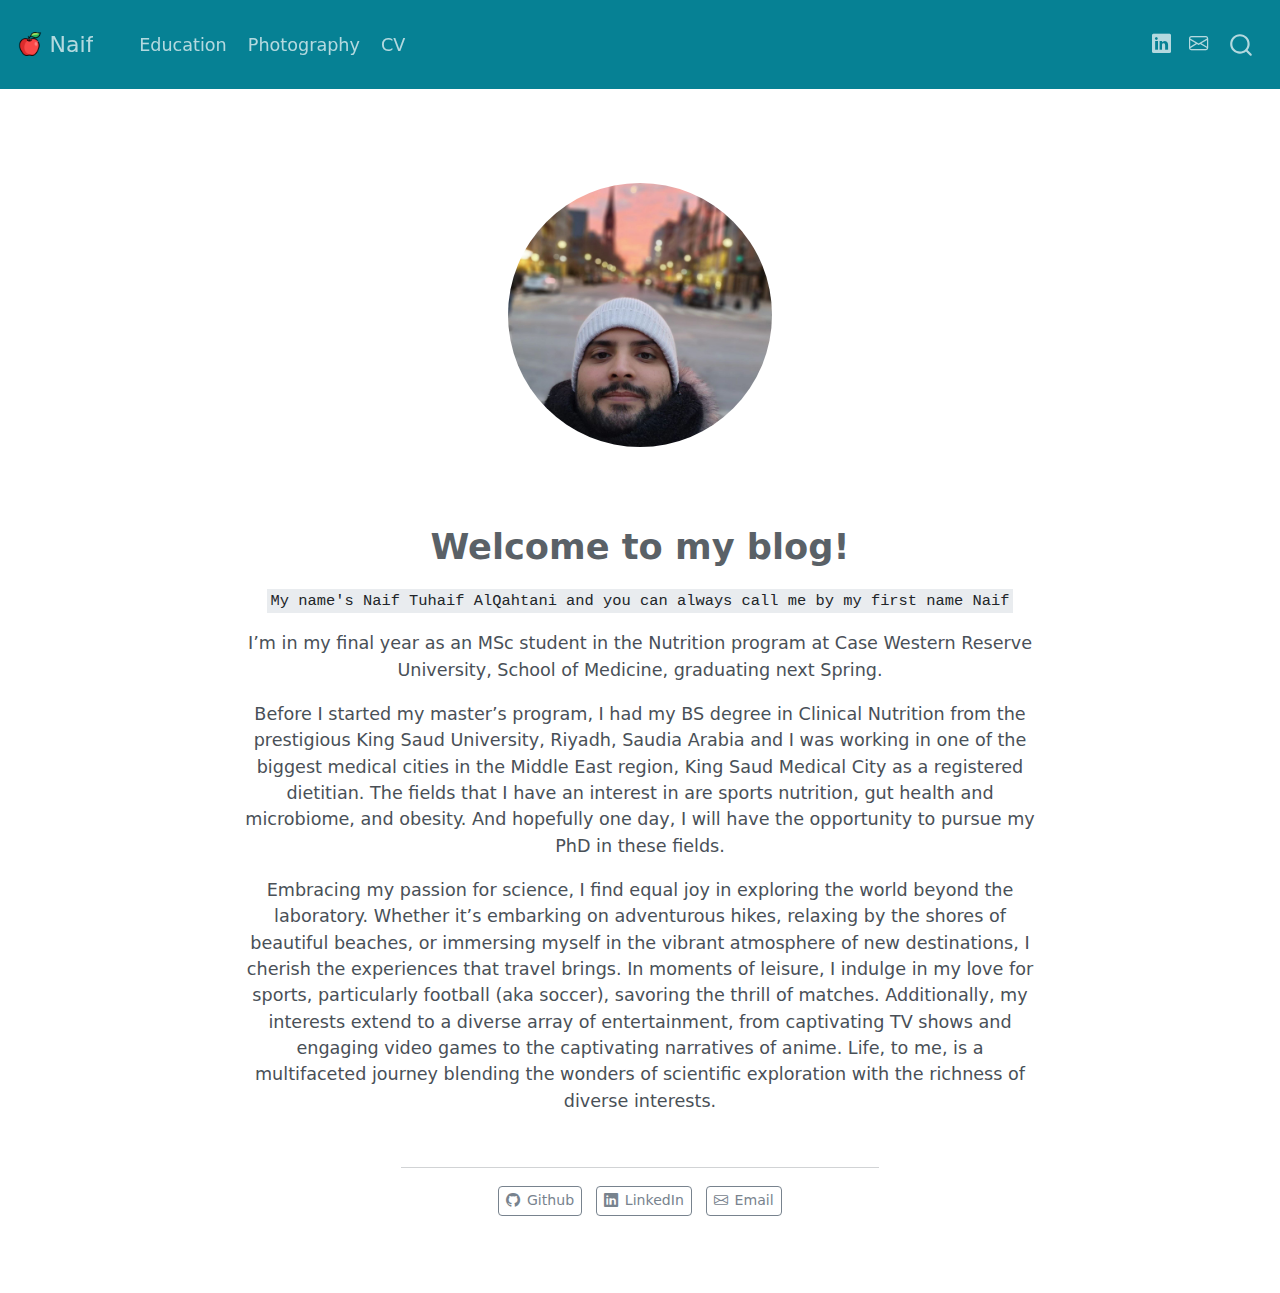
<file: docs/index.html>
<!DOCTYPE html>
<html xmlns="http://www.w3.org/1999/xhtml" lang="en" xml:lang="en"><head>

<meta charset="utf-8">
<meta name="generator" content="quarto-1.3.450">

<meta name="viewport" content="width=device-width, initial-scale=1.0, user-scalable=yes">


<title>Naif</title>
<style>
code{white-space: pre-wrap;}
span.smallcaps{font-variant: small-caps;}
div.columns{display: flex; gap: min(4vw, 1.5em);}
div.column{flex: auto; overflow-x: auto;}
div.hanging-indent{margin-left: 1.5em; text-indent: -1.5em;}
ul.task-list{list-style: none;}
ul.task-list li input[type="checkbox"] {
  width: 0.8em;
  margin: 0 0.8em 0.2em -1em; /* quarto-specific, see https://github.com/quarto-dev/quarto-cli/issues/4556 */ 
  vertical-align: middle;
}
</style>


<script src="site_libs/quarto-nav/quarto-nav.js"></script>
<script src="site_libs/clipboard/clipboard.min.js"></script>
<script src="site_libs/quarto-search/autocomplete.umd.js"></script>
<script src="site_libs/quarto-search/fuse.min.js"></script>
<script src="site_libs/quarto-search/quarto-search.js"></script>
<meta name="quarto:offset" content="./">
<link href="./img/apple.png" rel="icon" type="image/png">
<script src="site_libs/quarto-html/quarto.js"></script>
<script src="site_libs/quarto-html/popper.min.js"></script>
<script src="site_libs/quarto-html/tippy.umd.min.js"></script>
<link href="site_libs/quarto-html/tippy.css" rel="stylesheet">
<link href="site_libs/quarto-html/quarto-syntax-highlighting.css" rel="stylesheet" id="quarto-text-highlighting-styles">
<script src="site_libs/bootstrap/bootstrap.min.js"></script>
<link href="site_libs/bootstrap/bootstrap-icons.css" rel="stylesheet">
<link href="site_libs/bootstrap/bootstrap.min.css" rel="stylesheet" id="quarto-bootstrap" data-mode="light">
<script id="quarto-search-options" type="application/json">{
  "location": "navbar",
  "copy-button": false,
  "collapse-after": 3,
  "panel-placement": "end",
  "type": "overlay",
  "limit": 20,
  "language": {
    "search-no-results-text": "No results",
    "search-matching-documents-text": "matching documents",
    "search-copy-link-title": "Copy link to search",
    "search-hide-matches-text": "Hide additional matches",
    "search-more-match-text": "more match in this document",
    "search-more-matches-text": "more matches in this document",
    "search-clear-button-title": "Clear",
    "search-detached-cancel-button-title": "Cancel",
    "search-submit-button-title": "Submit",
    "search-label": "Search"
  }
}</script>


</head>

<body class="nav-fixed fullcontent">

<div id="quarto-search-results"></div>
  <header id="quarto-header" class="headroom fixed-top">
    <nav class="navbar navbar-expand-lg navbar-dark ">
      <div class="navbar-container container-fluid">
      <div class="navbar-brand-container">
    <a href="./index.html" class="navbar-brand navbar-brand-logo">
    <img src="./img/apple.png" alt="" class="navbar-logo">
    </a>
    <a class="navbar-brand" href="./index.html">
    <span class="navbar-title">Naif</span>
    </a>
  </div>
            <div id="quarto-search" class="" title="Search"></div>
          <button class="navbar-toggler" type="button" data-bs-toggle="collapse" data-bs-target="#navbarCollapse" aria-controls="navbarCollapse" aria-expanded="false" aria-label="Toggle navigation" onclick="if (window.quartoToggleHeadroom) { window.quartoToggleHeadroom(); }">
  <span class="navbar-toggler-icon"></span>
</button>
          <div class="collapse navbar-collapse" id="navbarCollapse">
            <ul class="navbar-nav navbar-nav-scroll me-auto">
  <li class="nav-item">
    <a class="nav-link" href="./Education/index.html" rel="" target="">
 <span class="menu-text">Education</span></a>
  </li>  
  <li class="nav-item">
    <a class="nav-link" href="./photography/index.html" rel="" target="">
 <span class="menu-text">Photography</span></a>
  </li>  
  <li class="nav-item">
    <a class="nav-link" href="./cv/index.html" rel="" target="">
 <span class="menu-text">CV</span></a>
  </li>  
</ul>
            <ul class="navbar-nav navbar-nav-scroll ms-auto">
  <li class="nav-item compact">
    <a class="nav-link" href="https://www.linkedin.com/in/naif-al-qahtani-10791617b/" rel="" target=""><i class="bi bi-linkedin" role="img">
</i> 
 <span class="menu-text"></span></a>
  </li>  
  <li class="nav-item compact">
    <a class="nav-link" href="./Dt.Naif@gmail.com" rel="" target=""><i class="bi bi-envelope" role="img" aria-label="email">
</i> 
 <span class="menu-text"></span></a>
  </li>  
</ul>
            <div class="quarto-navbar-tools">
</div>
          </div> <!-- /navcollapse -->
      </div> <!-- /container-fluid -->
    </nav>
</header>
<!-- content -->
<div id="quarto-content" class="quarto-container page-columns page-rows-contents page-layout-article page-navbar">
<!-- sidebar -->
<!-- margin-sidebar -->
    
<!-- main -->
<div class="quarto-about-jolla">
  <img src="img/my_image.jpg" class="about-image
  round " style="height: 15em; width: 15em;">
 <main class="content" id="quarto-document-content">
<section id="welcome-to-my-blog" class="level1">
<h1>Welcome to my blog!</h1>
<p><code>My name's Naif Tuhaif AlQahtani and you can always call me by my first name Naif</code></p>
<p>I’m in my final year as an MSc student in the Nutrition program at Case Western Reserve University, School of Medicine, graduating next Spring.</p>
<p>Before I started my master’s program, I had my BS degree in Clinical Nutrition from the prestigious King Saud University, Riyadh, Saudia Arabia and I was working in one of the biggest medical cities in the Middle East region, King Saud Medical City as a registered dietitian. The fields that I have an interest in are sports nutrition, gut health and microbiome, and obesity. And hopefully one day, I will have the opportunity to pursue my PhD in these fields.</p>
<p>Embracing my passion for science, I find equal joy in exploring the world beyond the laboratory. Whether it’s embarking on adventurous hikes, relaxing by the shores of beautiful beaches, or immersing myself in the vibrant atmosphere of new destinations, I cherish the experiences that travel brings. In moments of leisure, I indulge in my love for sports, particularly football (aka soccer), savoring the thrill of matches. Additionally, my interests extend to a diverse array of entertainment, from captivating TV shows and engaging video games to the captivating narratives of anime. Life, to me, is a multifaceted journey blending the wonders of scientific exploration with the richness of diverse interests.</p>


</section>
</main> 
  <hr class="about-sep">
   <div class="about-links">
  <a href="https://inaif94.github.io/AlQahtani/" class="about-link" rel="" target="">
    <i class="bi bi-github"></i>
     <span class="about-link-text">Github</span>
  </a>
  <a href="https://www.linkedin.com/in/naif-al-qahtani-10791617b/" class="about-link" rel="" target="">
    <i class="bi bi-linkedin"></i>
     <span class="about-link-text">LinkedIn</span>
  </a>
  <a href="/Dt.Naif@gmail.com" class="about-link" rel="" target="">
    <i class="bi bi-envelope"></i>
     <span class="about-link-text">Email</span>
  </a>
</div>
</div>
 <!-- /main -->
<script id="quarto-html-after-body" type="application/javascript">
window.document.addEventListener("DOMContentLoaded", function (event) {
  const toggleBodyColorMode = (bsSheetEl) => {
    const mode = bsSheetEl.getAttribute("data-mode");
    const bodyEl = window.document.querySelector("body");
    if (mode === "dark") {
      bodyEl.classList.add("quarto-dark");
      bodyEl.classList.remove("quarto-light");
    } else {
      bodyEl.classList.add("quarto-light");
      bodyEl.classList.remove("quarto-dark");
    }
  }
  const toggleBodyColorPrimary = () => {
    const bsSheetEl = window.document.querySelector("link#quarto-bootstrap");
    if (bsSheetEl) {
      toggleBodyColorMode(bsSheetEl);
    }
  }
  toggleBodyColorPrimary();  
  const isCodeAnnotation = (el) => {
    for (const clz of el.classList) {
      if (clz.startsWith('code-annotation-')) {                     
        return true;
      }
    }
    return false;
  }
  const clipboard = new window.ClipboardJS('.code-copy-button', {
    text: function(trigger) {
      const codeEl = trigger.previousElementSibling.cloneNode(true);
      for (const childEl of codeEl.children) {
        if (isCodeAnnotation(childEl)) {
          childEl.remove();
        }
      }
      return codeEl.innerText;
    }
  });
  clipboard.on('success', function(e) {
    // button target
    const button = e.trigger;
    // don't keep focus
    button.blur();
    // flash "checked"
    button.classList.add('code-copy-button-checked');
    var currentTitle = button.getAttribute("title");
    button.setAttribute("title", "Copied!");
    let tooltip;
    if (window.bootstrap) {
      button.setAttribute("data-bs-toggle", "tooltip");
      button.setAttribute("data-bs-placement", "left");
      button.setAttribute("data-bs-title", "Copied!");
      tooltip = new bootstrap.Tooltip(button, 
        { trigger: "manual", 
          customClass: "code-copy-button-tooltip",
          offset: [0, -8]});
      tooltip.show();    
    }
    setTimeout(function() {
      if (tooltip) {
        tooltip.hide();
        button.removeAttribute("data-bs-title");
        button.removeAttribute("data-bs-toggle");
        button.removeAttribute("data-bs-placement");
      }
      button.setAttribute("title", currentTitle);
      button.classList.remove('code-copy-button-checked');
    }, 1000);
    // clear code selection
    e.clearSelection();
  });
  function tippyHover(el, contentFn) {
    const config = {
      allowHTML: true,
      content: contentFn,
      maxWidth: 500,
      delay: 100,
      arrow: false,
      appendTo: function(el) {
          return el.parentElement;
      },
      interactive: true,
      interactiveBorder: 10,
      theme: 'quarto',
      placement: 'bottom-start'
    };
    window.tippy(el, config); 
  }
  const noterefs = window.document.querySelectorAll('a[role="doc-noteref"]');
  for (var i=0; i<noterefs.length; i++) {
    const ref = noterefs[i];
    tippyHover(ref, function() {
      // use id or data attribute instead here
      let href = ref.getAttribute('data-footnote-href') || ref.getAttribute('href');
      try { href = new URL(href).hash; } catch {}
      const id = href.replace(/^#\/?/, "");
      const note = window.document.getElementById(id);
      return note.innerHTML;
    });
  }
      let selectedAnnoteEl;
      const selectorForAnnotation = ( cell, annotation) => {
        let cellAttr = 'data-code-cell="' + cell + '"';
        let lineAttr = 'data-code-annotation="' +  annotation + '"';
        const selector = 'span[' + cellAttr + '][' + lineAttr + ']';
        return selector;
      }
      const selectCodeLines = (annoteEl) => {
        const doc = window.document;
        const targetCell = annoteEl.getAttribute("data-target-cell");
        const targetAnnotation = annoteEl.getAttribute("data-target-annotation");
        const annoteSpan = window.document.querySelector(selectorForAnnotation(targetCell, targetAnnotation));
        const lines = annoteSpan.getAttribute("data-code-lines").split(",");
        const lineIds = lines.map((line) => {
          return targetCell + "-" + line;
        })
        let top = null;
        let height = null;
        let parent = null;
        if (lineIds.length > 0) {
            //compute the position of the single el (top and bottom and make a div)
            const el = window.document.getElementById(lineIds[0]);
            top = el.offsetTop;
            height = el.offsetHeight;
            parent = el.parentElement.parentElement;
          if (lineIds.length > 1) {
            const lastEl = window.document.getElementById(lineIds[lineIds.length - 1]);
            const bottom = lastEl.offsetTop + lastEl.offsetHeight;
            height = bottom - top;
          }
          if (top !== null && height !== null && parent !== null) {
            // cook up a div (if necessary) and position it 
            let div = window.document.getElementById("code-annotation-line-highlight");
            if (div === null) {
              div = window.document.createElement("div");
              div.setAttribute("id", "code-annotation-line-highlight");
              div.style.position = 'absolute';
              parent.appendChild(div);
            }
            div.style.top = top - 2 + "px";
            div.style.height = height + 4 + "px";
            let gutterDiv = window.document.getElementById("code-annotation-line-highlight-gutter");
            if (gutterDiv === null) {
              gutterDiv = window.document.createElement("div");
              gutterDiv.setAttribute("id", "code-annotation-line-highlight-gutter");
              gutterDiv.style.position = 'absolute';
              const codeCell = window.document.getElementById(targetCell);
              const gutter = codeCell.querySelector('.code-annotation-gutter');
              gutter.appendChild(gutterDiv);
            }
            gutterDiv.style.top = top - 2 + "px";
            gutterDiv.style.height = height + 4 + "px";
          }
          selectedAnnoteEl = annoteEl;
        }
      };
      const unselectCodeLines = () => {
        const elementsIds = ["code-annotation-line-highlight", "code-annotation-line-highlight-gutter"];
        elementsIds.forEach((elId) => {
          const div = window.document.getElementById(elId);
          if (div) {
            div.remove();
          }
        });
        selectedAnnoteEl = undefined;
      };
      // Attach click handler to the DT
      const annoteDls = window.document.querySelectorAll('dt[data-target-cell]');
      for (const annoteDlNode of annoteDls) {
        annoteDlNode.addEventListener('click', (event) => {
          const clickedEl = event.target;
          if (clickedEl !== selectedAnnoteEl) {
            unselectCodeLines();
            const activeEl = window.document.querySelector('dt[data-target-cell].code-annotation-active');
            if (activeEl) {
              activeEl.classList.remove('code-annotation-active');
            }
            selectCodeLines(clickedEl);
            clickedEl.classList.add('code-annotation-active');
          } else {
            // Unselect the line
            unselectCodeLines();
            clickedEl.classList.remove('code-annotation-active');
          }
        });
      }
  const findCites = (el) => {
    const parentEl = el.parentElement;
    if (parentEl) {
      const cites = parentEl.dataset.cites;
      if (cites) {
        return {
          el,
          cites: cites.split(' ')
        };
      } else {
        return findCites(el.parentElement)
      }
    } else {
      return undefined;
    }
  };
  var bibliorefs = window.document.querySelectorAll('a[role="doc-biblioref"]');
  for (var i=0; i<bibliorefs.length; i++) {
    const ref = bibliorefs[i];
    const citeInfo = findCites(ref);
    if (citeInfo) {
      tippyHover(citeInfo.el, function() {
        var popup = window.document.createElement('div');
        citeInfo.cites.forEach(function(cite) {
          var citeDiv = window.document.createElement('div');
          citeDiv.classList.add('hanging-indent');
          citeDiv.classList.add('csl-entry');
          var biblioDiv = window.document.getElementById('ref-' + cite);
          if (biblioDiv) {
            citeDiv.innerHTML = biblioDiv.innerHTML;
          }
          popup.appendChild(citeDiv);
        });
        return popup.innerHTML;
      });
    }
  }
});
</script>
</div> <!-- /content -->



</body></html>
</file>
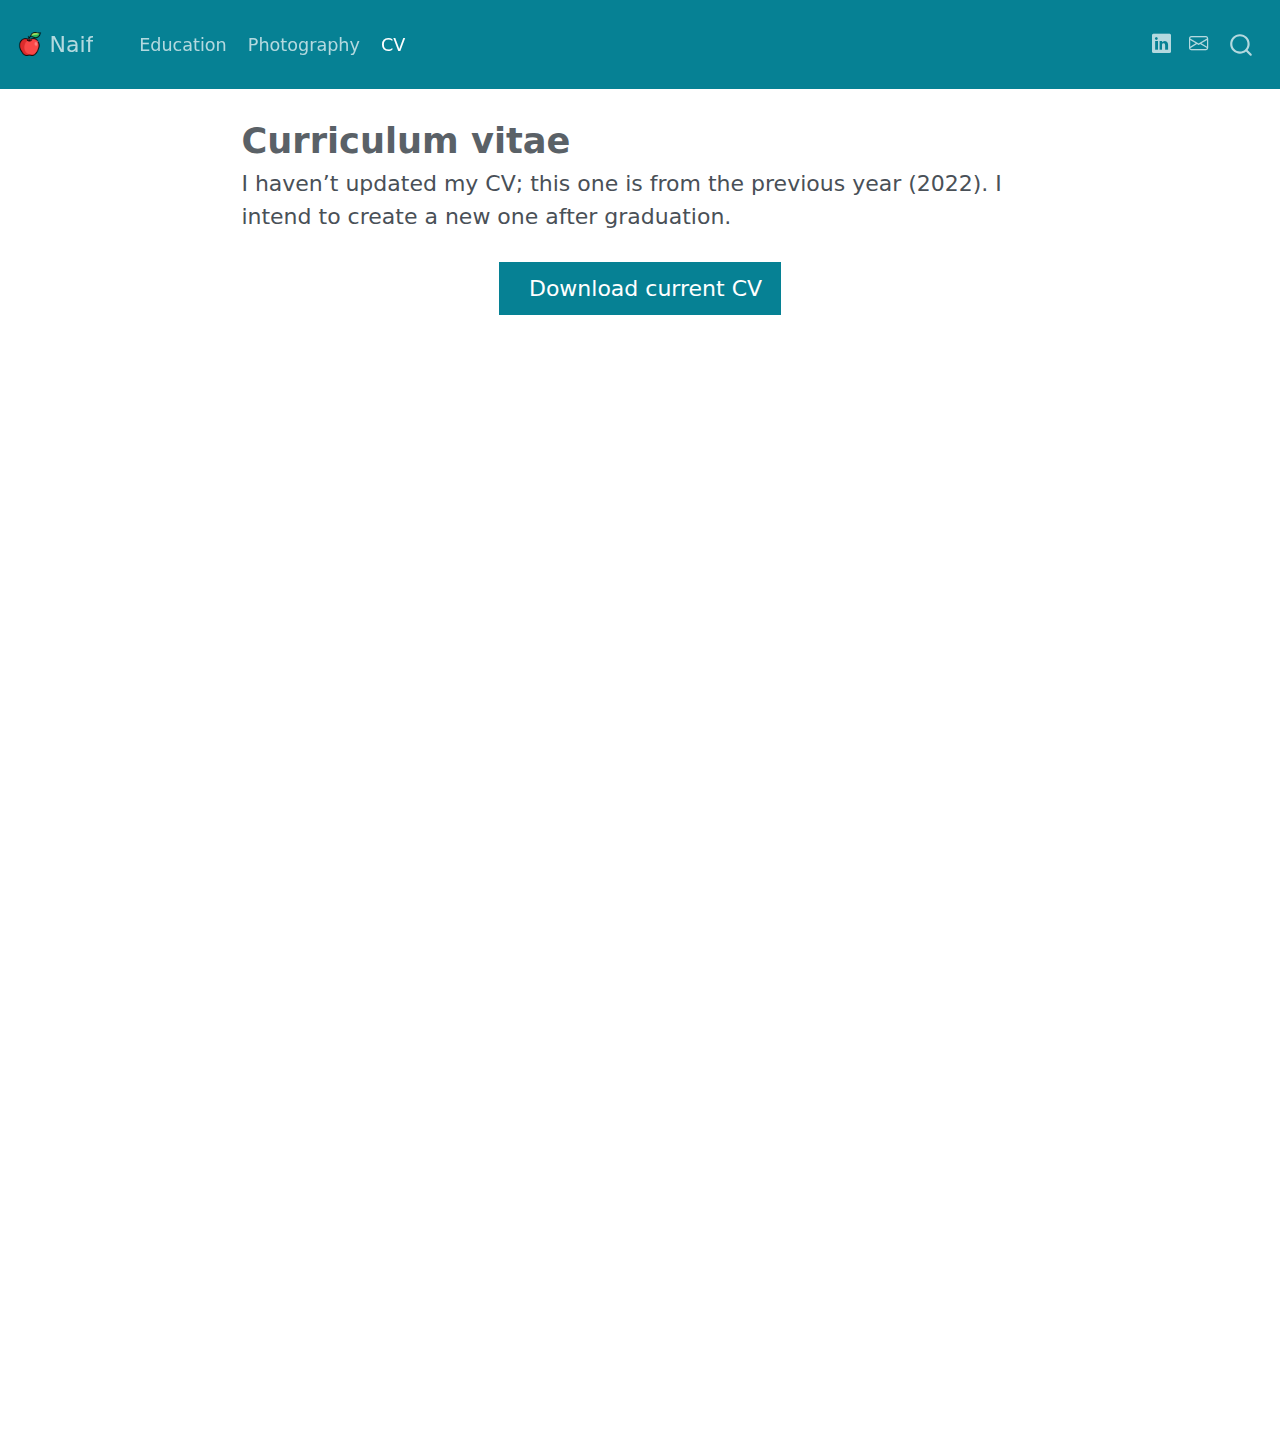
<file: docs/cv/index.html>
<!DOCTYPE html>
<html xmlns="http://www.w3.org/1999/xhtml" lang="en" xml:lang="en"><head>
<meta http-equiv="Content-Type" content="text/html; charset=UTF-8">
<meta charset="utf-8">
<meta name="generator" content="quarto-1.3.450">
<meta name="viewport" content="width=device-width, initial-scale=1.0, user-scalable=yes">
<title>Naif - Curriculum vitae</title>
<style>
code{white-space: pre-wrap;}
span.smallcaps{font-variant: small-caps;}
div.columns{display: flex; gap: min(4vw, 1.5em);}
div.column{flex: auto; overflow-x: auto;}
div.hanging-indent{margin-left: 1.5em; text-indent: -1.5em;}
ul.task-list{list-style: none;}
ul.task-list li input[type="checkbox"] {
  width: 0.8em;
  margin: 0 0.8em 0.2em -1em; /* quarto-specific, see https://github.com/quarto-dev/quarto-cli/issues/4556 */ 
  vertical-align: middle;
}
</style>

<script src="../site_libs/quarto-nav/quarto-nav.js"></script>
<script src="../site_libs/clipboard/clipboard.min.js"></script>
<script src="../site_libs/quarto-search/autocomplete.umd.js"></script>
<script src="../site_libs/quarto-search/fuse.min.js"></script>
<script src="../site_libs/quarto-search/quarto-search.js"></script>
<meta name="quarto:offset" content="../">
<link href="../img/apple.png" rel="icon" type="image/png">
<script src="../site_libs/quarto-html/quarto.js"></script>
<script src="../site_libs/quarto-html/popper.min.js"></script>
<script src="../site_libs/quarto-html/tippy.umd.min.js"></script>
<script src="../site_libs/quarto-html/anchor.min.js"></script>
<link href="../site_libs/quarto-html/tippy.css" rel="stylesheet">
<link href="../site_libs/quarto-html/quarto-syntax-highlighting.css" rel="stylesheet" id="quarto-text-highlighting-styles">
<script src="../site_libs/bootstrap/bootstrap.min.js"></script>
<link href="../site_libs/bootstrap/bootstrap-icons.css" rel="stylesheet">
<link href="../site_libs/bootstrap/bootstrap.min.css" rel="stylesheet" id="quarto-bootstrap" data-mode="light"><script id="quarto-search-options" type="application/json">{
  "location": "navbar",
  "copy-button": false,
  "collapse-after": 3,
  "panel-placement": "end",
  "type": "overlay",
  "limit": 20,
  "language": {
    "search-no-results-text": "No results",
    "search-matching-documents-text": "matching documents",
    "search-copy-link-title": "Copy link to search",
    "search-hide-matches-text": "Hide additional matches",
    "search-more-match-text": "more match in this document",
    "search-more-matches-text": "more matches in this document",
    "search-clear-button-title": "Clear",
    "search-detached-cancel-button-title": "Cancel",
    "search-submit-button-title": "Submit",
    "search-label": "Search"
  }
}</script>
</head>
<body class="nav-fixed fullcontent">

<div id="quarto-search-results"></div>
  <header id="quarto-header" class="headroom fixed-top"><nav class="navbar navbar-expand-lg navbar-dark "><div class="navbar-container container-fluid">
      <div class="navbar-brand-container">
    <a href="../index.html" class="navbar-brand navbar-brand-logo">
    <img src="../img/apple.png" alt="" class="navbar-logo"></a>
    <a class="navbar-brand" href="../index.html">
    <span class="navbar-title">Naif</span>
    </a>
  </div>
            <div id="quarto-search" class="" title="Search"></div>
          <button class="navbar-toggler" type="button" data-bs-toggle="collapse" data-bs-target="#navbarCollapse" aria-controls="navbarCollapse" aria-expanded="false" aria-label="Toggle navigation" onclick="if (window.quartoToggleHeadroom) { window.quartoToggleHeadroom(); }">
  <span class="navbar-toggler-icon"></span>
</button>
          <div class="collapse navbar-collapse" id="navbarCollapse">
            <ul class="navbar-nav navbar-nav-scroll me-auto">
<li class="nav-item">
    <a class="nav-link" href="../Education/index.html" rel="" target="">
 <span class="menu-text">Education</span></a>
  </li>  
  <li class="nav-item">
    <a class="nav-link" href="../photography/index.html" rel="" target="">
 <span class="menu-text">Photography</span></a>
  </li>  
  <li class="nav-item">
    <a class="nav-link active" href="../cv/index.html" rel="" target="" aria-current="page">
 <span class="menu-text">CV</span></a>
  </li>  
</ul>
<ul class="navbar-nav navbar-nav-scroll ms-auto">
<li class="nav-item compact">
    <a class="nav-link" href="https://www.linkedin.com/in/naif-al-qahtani-10791617b/" rel="" target=""><i class="bi bi-linkedin" role="img">
</i> 
 <span class="menu-text"></span></a>
  </li>  
  <li class="nav-item compact">
    <a class="nav-link" href="../Dt.Naif@gmail.com" rel="" target=""><i class="bi bi-envelope" role="img" aria-label="email">
</i> 
 <span class="menu-text"></span></a>
  </li>  
</ul>
<div class="quarto-navbar-tools">
</div>
          </div> <!-- /navcollapse -->
      </div> <!-- /container-fluid -->
    </nav></header><!-- content --><div id="quarto-content" class="quarto-container page-columns page-rows-contents page-layout-article page-navbar">
<!-- sidebar -->
<!-- margin-sidebar -->
    
<!-- main -->
<main class="content" id="quarto-document-content"><header id="title-block-header" class="quarto-title-block default"><div class="quarto-title">
<h1 class="title">Curriculum vitae</h1>
<p class="subtitle lead">I haven’t updated my CV; this one is from the previous year (2022). I intend to create a new one after graduation.</p>
</div>



<div class="quarto-title-meta">

    
  
    
  </div>
  

</header><div class="cell">
<style type="text/css">
.embed-container {
    position: relative;
    padding-bottom: 129%;
    height: 0;
    overflow: hidden;
    max-width: 100%;
}
.embed-container iframe,
.embed-container object,
.embed-container embed {
    position: absolute;
    top: 0;
    left: 0;
    width: 100%;
    height: 100%;
}
</style>
</div>
<p class="text-center">
  <a class="btn btn-primary btn-lg cv-download" href="cv.pdf" target="_blank">
    <i class="fa-solid fa-file-arrow-down"></i> Download current CV
  </a>
</p>
<div class="embed-container">
  <iframe src="cv.pdf#toolbar=0" style="border: 0.5px;width: 100%;"></iframe>
</div>



</main><!-- /main --><script id="quarto-html-after-body" type="application/javascript">
window.document.addEventListener("DOMContentLoaded", function (event) {
  const toggleBodyColorMode = (bsSheetEl) => {
    const mode = bsSheetEl.getAttribute("data-mode");
    const bodyEl = window.document.querySelector("body");
    if (mode === "dark") {
      bodyEl.classList.add("quarto-dark");
      bodyEl.classList.remove("quarto-light");
    } else {
      bodyEl.classList.add("quarto-light");
      bodyEl.classList.remove("quarto-dark");
    }
  }
  const toggleBodyColorPrimary = () => {
    const bsSheetEl = window.document.querySelector("link#quarto-bootstrap");
    if (bsSheetEl) {
      toggleBodyColorMode(bsSheetEl);
    }
  }
  toggleBodyColorPrimary();  
  const icon = "";
  const anchorJS = new window.AnchorJS();
  anchorJS.options = {
    placement: 'right',
    icon: icon
  };
  anchorJS.add('.anchored');
  const isCodeAnnotation = (el) => {
    for (const clz of el.classList) {
      if (clz.startsWith('code-annotation-')) {                     
        return true;
      }
    }
    return false;
  }
  const clipboard = new window.ClipboardJS('.code-copy-button', {
    text: function(trigger) {
      const codeEl = trigger.previousElementSibling.cloneNode(true);
      for (const childEl of codeEl.children) {
        if (isCodeAnnotation(childEl)) {
          childEl.remove();
        }
      }
      return codeEl.innerText;
    }
  });
  clipboard.on('success', function(e) {
    // button target
    const button = e.trigger;
    // don't keep focus
    button.blur();
    // flash "checked"
    button.classList.add('code-copy-button-checked');
    var currentTitle = button.getAttribute("title");
    button.setAttribute("title", "Copied!");
    let tooltip;
    if (window.bootstrap) {
      button.setAttribute("data-bs-toggle", "tooltip");
      button.setAttribute("data-bs-placement", "left");
      button.setAttribute("data-bs-title", "Copied!");
      tooltip = new bootstrap.Tooltip(button, 
        { trigger: "manual", 
          customClass: "code-copy-button-tooltip",
          offset: [0, -8]});
      tooltip.show();    
    }
    setTimeout(function() {
      if (tooltip) {
        tooltip.hide();
        button.removeAttribute("data-bs-title");
        button.removeAttribute("data-bs-toggle");
        button.removeAttribute("data-bs-placement");
      }
      button.setAttribute("title", currentTitle);
      button.classList.remove('code-copy-button-checked');
    }, 1000);
    // clear code selection
    e.clearSelection();
  });
  function tippyHover(el, contentFn) {
    const config = {
      allowHTML: true,
      content: contentFn,
      maxWidth: 500,
      delay: 100,
      arrow: false,
      appendTo: function(el) {
          return el.parentElement;
      },
      interactive: true,
      interactiveBorder: 10,
      theme: 'quarto',
      placement: 'bottom-start'
    };
    window.tippy(el, config); 
  }
  const noterefs = window.document.querySelectorAll('a[role="doc-noteref"]');
  for (var i=0; i<noterefs.length; i++) {
    const ref = noterefs[i];
    tippyHover(ref, function() {
      // use id or data attribute instead here
      let href = ref.getAttribute('data-footnote-href') || ref.getAttribute('href');
      try { href = new URL(href).hash; } catch {}
      const id = href.replace(/^#\/?/, "");
      const note = window.document.getElementById(id);
      return note.innerHTML;
    });
  }
      let selectedAnnoteEl;
      const selectorForAnnotation = ( cell, annotation) => {
        let cellAttr = 'data-code-cell="' + cell + '"';
        let lineAttr = 'data-code-annotation="' +  annotation + '"';
        const selector = 'span[' + cellAttr + '][' + lineAttr + ']';
        return selector;
      }
      const selectCodeLines = (annoteEl) => {
        const doc = window.document;
        const targetCell = annoteEl.getAttribute("data-target-cell");
        const targetAnnotation = annoteEl.getAttribute("data-target-annotation");
        const annoteSpan = window.document.querySelector(selectorForAnnotation(targetCell, targetAnnotation));
        const lines = annoteSpan.getAttribute("data-code-lines").split(",");
        const lineIds = lines.map((line) => {
          return targetCell + "-" + line;
        })
        let top = null;
        let height = null;
        let parent = null;
        if (lineIds.length > 0) {
            //compute the position of the single el (top and bottom and make a div)
            const el = window.document.getElementById(lineIds[0]);
            top = el.offsetTop;
            height = el.offsetHeight;
            parent = el.parentElement.parentElement;
          if (lineIds.length > 1) {
            const lastEl = window.document.getElementById(lineIds[lineIds.length - 1]);
            const bottom = lastEl.offsetTop + lastEl.offsetHeight;
            height = bottom - top;
          }
          if (top !== null && height !== null && parent !== null) {
            // cook up a div (if necessary) and position it 
            let div = window.document.getElementById("code-annotation-line-highlight");
            if (div === null) {
              div = window.document.createElement("div");
              div.setAttribute("id", "code-annotation-line-highlight");
              div.style.position = 'absolute';
              parent.appendChild(div);
            }
            div.style.top = top - 2 + "px";
            div.style.height = height + 4 + "px";
            let gutterDiv = window.document.getElementById("code-annotation-line-highlight-gutter");
            if (gutterDiv === null) {
              gutterDiv = window.document.createElement("div");
              gutterDiv.setAttribute("id", "code-annotation-line-highlight-gutter");
              gutterDiv.style.position = 'absolute';
              const codeCell = window.document.getElementById(targetCell);
              const gutter = codeCell.querySelector('.code-annotation-gutter');
              gutter.appendChild(gutterDiv);
            }
            gutterDiv.style.top = top - 2 + "px";
            gutterDiv.style.height = height + 4 + "px";
          }
          selectedAnnoteEl = annoteEl;
        }
      };
      const unselectCodeLines = () => {
        const elementsIds = ["code-annotation-line-highlight", "code-annotation-line-highlight-gutter"];
        elementsIds.forEach((elId) => {
          const div = window.document.getElementById(elId);
          if (div) {
            div.remove();
          }
        });
        selectedAnnoteEl = undefined;
      };
      // Attach click handler to the DT
      const annoteDls = window.document.querySelectorAll('dt[data-target-cell]');
      for (const annoteDlNode of annoteDls) {
        annoteDlNode.addEventListener('click', (event) => {
          const clickedEl = event.target;
          if (clickedEl !== selectedAnnoteEl) {
            unselectCodeLines();
            const activeEl = window.document.querySelector('dt[data-target-cell].code-annotation-active');
            if (activeEl) {
              activeEl.classList.remove('code-annotation-active');
            }
            selectCodeLines(clickedEl);
            clickedEl.classList.add('code-annotation-active');
          } else {
            // Unselect the line
            unselectCodeLines();
            clickedEl.classList.remove('code-annotation-active');
          }
        });
      }
  const findCites = (el) => {
    const parentEl = el.parentElement;
    if (parentEl) {
      const cites = parentEl.dataset.cites;
      if (cites) {
        return {
          el,
          cites: cites.split(' ')
        };
      } else {
        return findCites(el.parentElement)
      }
    } else {
      return undefined;
    }
  };
  var bibliorefs = window.document.querySelectorAll('a[role="doc-biblioref"]');
  for (var i=0; i<bibliorefs.length; i++) {
    const ref = bibliorefs[i];
    const citeInfo = findCites(ref);
    if (citeInfo) {
      tippyHover(citeInfo.el, function() {
        var popup = window.document.createElement('div');
        citeInfo.cites.forEach(function(cite) {
          var citeDiv = window.document.createElement('div');
          citeDiv.classList.add('hanging-indent');
          citeDiv.classList.add('csl-entry');
          var biblioDiv = window.document.getElementById('ref-' + cite);
          if (biblioDiv) {
            citeDiv.innerHTML = biblioDiv.innerHTML;
          }
          popup.appendChild(citeDiv);
        });
        return popup.innerHTML;
      });
    }
  }
});
</script>
</div> <!-- /content -->



</body></html>
</file>
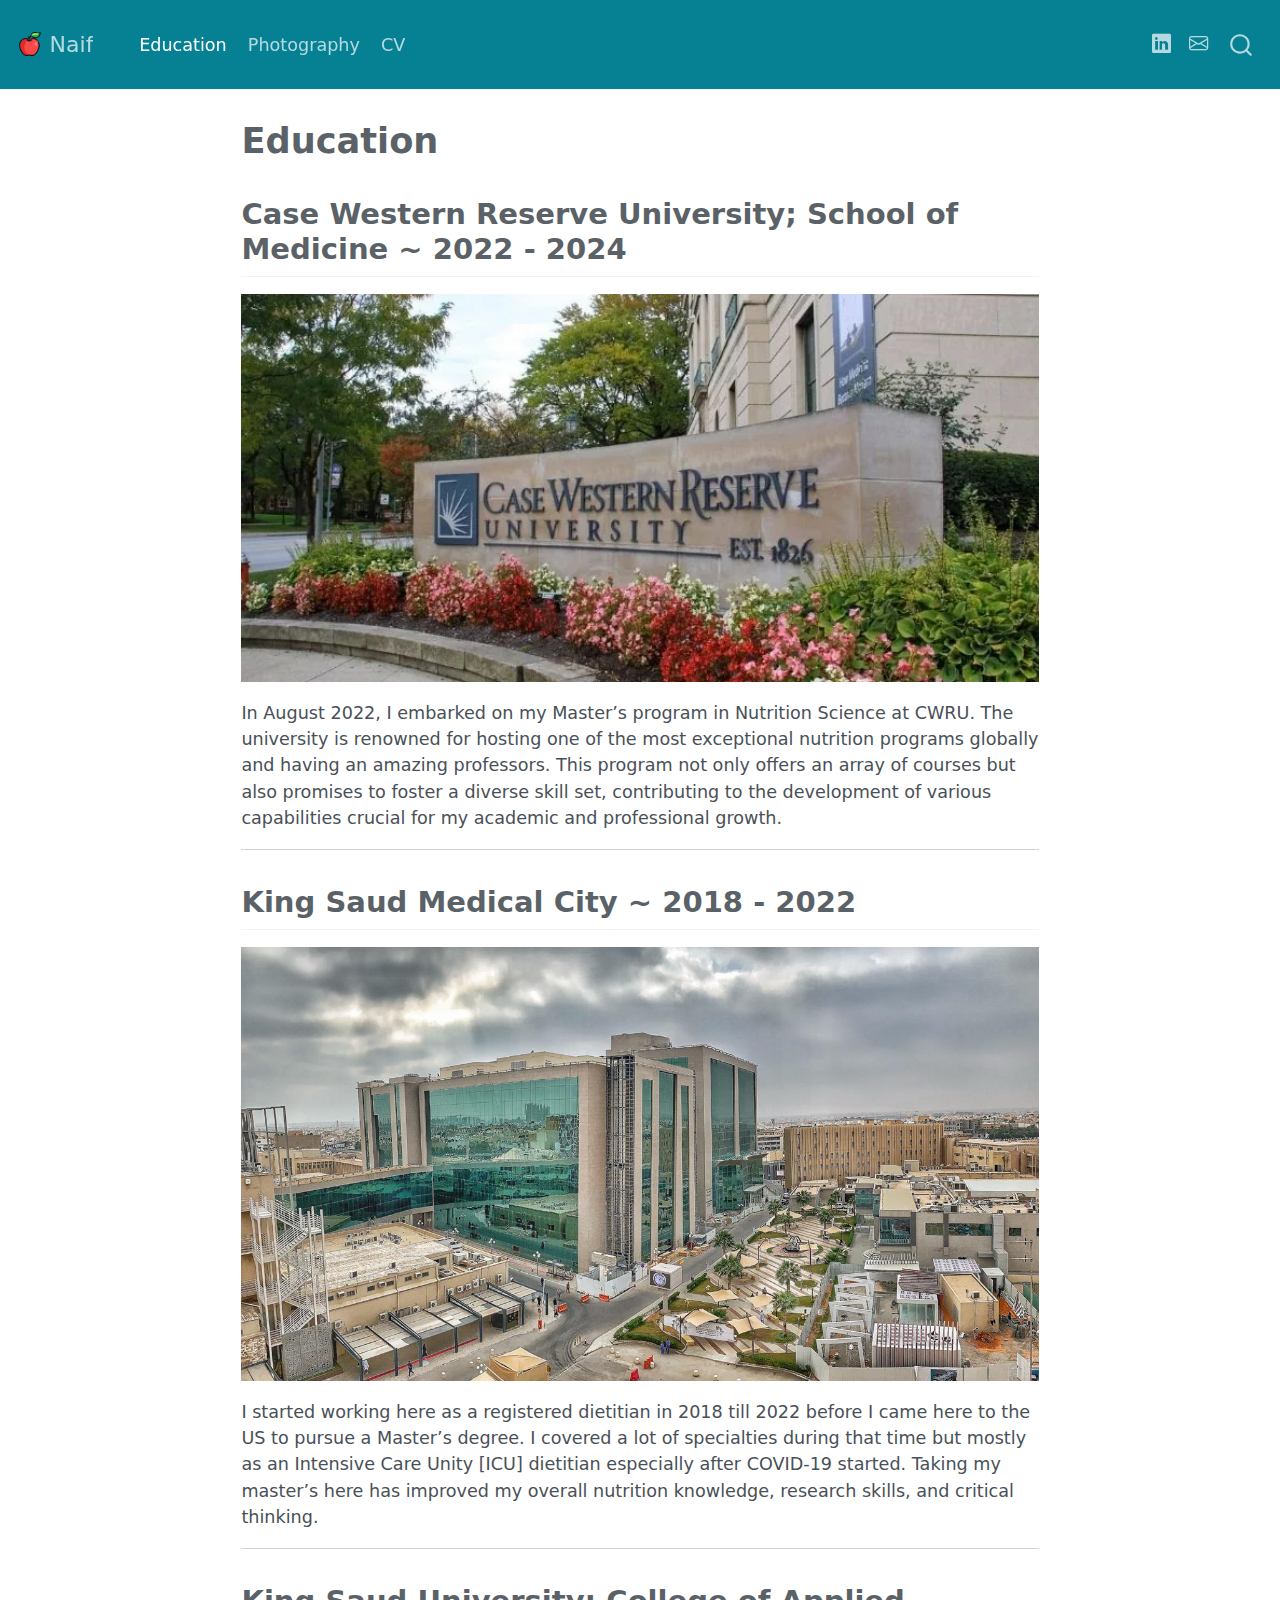
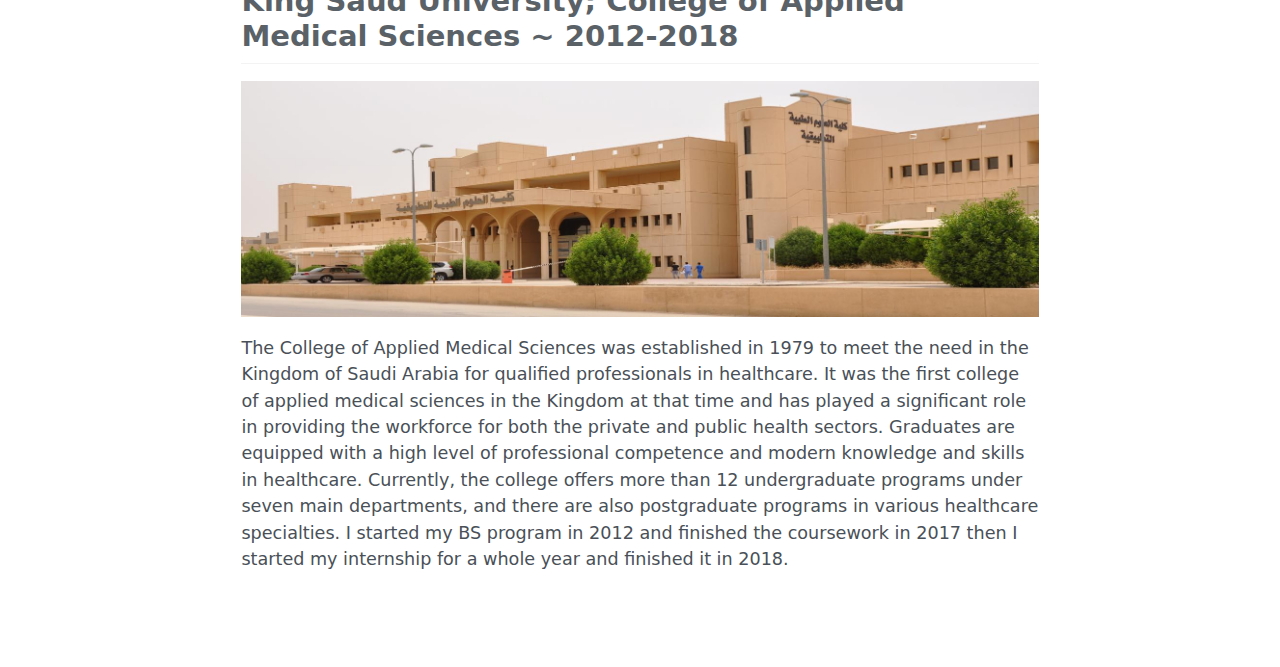
<file: docs/Education/index.html>
<!DOCTYPE html>
<html xmlns="http://www.w3.org/1999/xhtml" lang="en" xml:lang="en"><head>

<meta charset="utf-8">
<meta name="generator" content="quarto-1.3.450">

<meta name="viewport" content="width=device-width, initial-scale=1.0, user-scalable=yes">


<title>Naif - Education</title>
<style>
code{white-space: pre-wrap;}
span.smallcaps{font-variant: small-caps;}
div.columns{display: flex; gap: min(4vw, 1.5em);}
div.column{flex: auto; overflow-x: auto;}
div.hanging-indent{margin-left: 1.5em; text-indent: -1.5em;}
ul.task-list{list-style: none;}
ul.task-list li input[type="checkbox"] {
  width: 0.8em;
  margin: 0 0.8em 0.2em -1em; /* quarto-specific, see https://github.com/quarto-dev/quarto-cli/issues/4556 */ 
  vertical-align: middle;
}
</style>


<script src="../site_libs/quarto-nav/quarto-nav.js"></script>
<script src="../site_libs/clipboard/clipboard.min.js"></script>
<script src="../site_libs/quarto-search/autocomplete.umd.js"></script>
<script src="../site_libs/quarto-search/fuse.min.js"></script>
<script src="../site_libs/quarto-search/quarto-search.js"></script>
<meta name="quarto:offset" content="../">
<link href="../img/apple.png" rel="icon" type="image/png">
<script src="../site_libs/quarto-html/quarto.js"></script>
<script src="../site_libs/quarto-html/popper.min.js"></script>
<script src="../site_libs/quarto-html/tippy.umd.min.js"></script>
<script src="../site_libs/quarto-html/anchor.min.js"></script>
<link href="../site_libs/quarto-html/tippy.css" rel="stylesheet">
<link href="../site_libs/quarto-html/quarto-syntax-highlighting.css" rel="stylesheet" id="quarto-text-highlighting-styles">
<script src="../site_libs/bootstrap/bootstrap.min.js"></script>
<link href="../site_libs/bootstrap/bootstrap-icons.css" rel="stylesheet">
<link href="../site_libs/bootstrap/bootstrap.min.css" rel="stylesheet" id="quarto-bootstrap" data-mode="light">
<script id="quarto-search-options" type="application/json">{
  "location": "navbar",
  "copy-button": false,
  "collapse-after": 3,
  "panel-placement": "end",
  "type": "overlay",
  "limit": 20,
  "language": {
    "search-no-results-text": "No results",
    "search-matching-documents-text": "matching documents",
    "search-copy-link-title": "Copy link to search",
    "search-hide-matches-text": "Hide additional matches",
    "search-more-match-text": "more match in this document",
    "search-more-matches-text": "more matches in this document",
    "search-clear-button-title": "Clear",
    "search-detached-cancel-button-title": "Cancel",
    "search-submit-button-title": "Submit",
    "search-label": "Search"
  }
}</script>


</head>

<body class="nav-fixed fullcontent">

<div id="quarto-search-results"></div>
  <header id="quarto-header" class="headroom fixed-top">
    <nav class="navbar navbar-expand-lg navbar-dark ">
      <div class="navbar-container container-fluid">
      <div class="navbar-brand-container">
    <a href="../index.html" class="navbar-brand navbar-brand-logo">
    <img src="../img/apple.png" alt="" class="navbar-logo">
    </a>
    <a class="navbar-brand" href="../index.html">
    <span class="navbar-title">Naif</span>
    </a>
  </div>
            <div id="quarto-search" class="" title="Search"></div>
          <button class="navbar-toggler" type="button" data-bs-toggle="collapse" data-bs-target="#navbarCollapse" aria-controls="navbarCollapse" aria-expanded="false" aria-label="Toggle navigation" onclick="if (window.quartoToggleHeadroom) { window.quartoToggleHeadroom(); }">
  <span class="navbar-toggler-icon"></span>
</button>
          <div class="collapse navbar-collapse" id="navbarCollapse">
            <ul class="navbar-nav navbar-nav-scroll me-auto">
  <li class="nav-item">
    <a class="nav-link active" href="../Education/index.html" rel="" target="" aria-current="page">
 <span class="menu-text">Education</span></a>
  </li>  
  <li class="nav-item">
    <a class="nav-link" href="../photography/index.html" rel="" target="">
 <span class="menu-text">Photography</span></a>
  </li>  
  <li class="nav-item">
    <a class="nav-link" href="../cv/index.html" rel="" target="">
 <span class="menu-text">CV</span></a>
  </li>  
</ul>
            <ul class="navbar-nav navbar-nav-scroll ms-auto">
  <li class="nav-item compact">
    <a class="nav-link" href="https://www.linkedin.com/in/naif-al-qahtani-10791617b/" rel="" target=""><i class="bi bi-linkedin" role="img">
</i> 
 <span class="menu-text"></span></a>
  </li>  
  <li class="nav-item compact">
    <a class="nav-link" href="../Dt.Naif@gmail.com" rel="" target=""><i class="bi bi-envelope" role="img" aria-label="email">
</i> 
 <span class="menu-text"></span></a>
  </li>  
</ul>
            <div class="quarto-navbar-tools">
</div>
          </div> <!-- /navcollapse -->
      </div> <!-- /container-fluid -->
    </nav>
</header>
<!-- content -->
<div id="quarto-content" class="quarto-container page-columns page-rows-contents page-layout-article page-navbar">
<!-- sidebar -->
<!-- margin-sidebar -->
    
<!-- main -->
<main class="content" id="quarto-document-content">

<header id="title-block-header" class="quarto-title-block default">
<div class="quarto-title">
<h1 class="title">Education</h1>
</div>



<div class="quarto-title-meta">

    
  
    
  </div>
  

</header>

<section id="case-western-reserve-university-school-of-medicine-2022---2024" class="level2">
<h2 class="anchored" data-anchor-id="case-western-reserve-university-school-of-medicine-2022---2024">Case Western Reserve University; School of Medicine ~ 2022 - 2024</h2>
<p><img src="CWRU.png" style="height: 100%; width: 100%; object-fit: contain" onclick="window.open('https://arxiv.org/abs/2112.08866', 'blank');"></p>
<p>In August 2022, I embarked on my Master’s program in Nutrition Science at CWRU. The university is renowned for hosting one of the most exceptional nutrition programs globally and having an amazing professors. This program not only offers an array of courses but also promises to foster a diverse skill set, contributing to the development of various capabilities crucial for my academic and professional growth.</p>
<hr>
</section>
<section id="king-saud-medical-city-2018---2022" class="level2">
<h2 class="anchored" data-anchor-id="king-saud-medical-city-2018---2022">King Saud Medical City ~ 2018 - 2022</h2>
<p><img src="KSMC.png" style="height: 100%; width: 100%; object-fit: contain" onclick="window.open('https://arxiv.org/abs/2112.08866', 'blank');"></p>
<p>I started working here as a registered dietitian in 2018 till 2022 before I came here to the US to pursue a Master’s degree. I covered a lot of specialties during that time but mostly as an Intensive Care Unity [ICU] dietitian especially after COVID-19 started. Taking my master’s here has improved my overall nutrition knowledge, research skills, and critical thinking.</p>
<hr>
</section>
<section id="king-saud-university-college-of-applied-medical-sciences-2012-2018" class="level2">
<h2 class="anchored" data-anchor-id="king-saud-university-college-of-applied-medical-sciences-2012-2018">King Saud University; College of Applied Medical Sciences ~ 2012-2018</h2>
<p><img src="cams_0007_4.png" style="height: 100%; width: 100%; object-fit: contain" onclick="window.open('https://arxiv.org/abs/2210.07278', 'blank');"></p>
<p>The College of Applied Medical Sciences was established in 1979 to meet the need in the Kingdom of Saudi Arabia for qualified professionals in healthcare. It was the first college of applied medical sciences in the Kingdom at that time and has played a significant role in providing the workforce for both the private and public health sectors. Graduates are equipped with a high level of professional competence and modern knowledge and skills in healthcare. Currently, the college offers more than 12 undergraduate programs under seven main departments, and there are also postgraduate programs in various healthcare specialties. I started my BS program in 2012 and finished the coursework in 2017 then I started my internship for a whole year and finished it in 2018.</p>


</section>

</main> <!-- /main -->
<script id="quarto-html-after-body" type="application/javascript">
window.document.addEventListener("DOMContentLoaded", function (event) {
  const toggleBodyColorMode = (bsSheetEl) => {
    const mode = bsSheetEl.getAttribute("data-mode");
    const bodyEl = window.document.querySelector("body");
    if (mode === "dark") {
      bodyEl.classList.add("quarto-dark");
      bodyEl.classList.remove("quarto-light");
    } else {
      bodyEl.classList.add("quarto-light");
      bodyEl.classList.remove("quarto-dark");
    }
  }
  const toggleBodyColorPrimary = () => {
    const bsSheetEl = window.document.querySelector("link#quarto-bootstrap");
    if (bsSheetEl) {
      toggleBodyColorMode(bsSheetEl);
    }
  }
  toggleBodyColorPrimary();  
  const icon = "";
  const anchorJS = new window.AnchorJS();
  anchorJS.options = {
    placement: 'right',
    icon: icon
  };
  anchorJS.add('.anchored');
  const isCodeAnnotation = (el) => {
    for (const clz of el.classList) {
      if (clz.startsWith('code-annotation-')) {                     
        return true;
      }
    }
    return false;
  }
  const clipboard = new window.ClipboardJS('.code-copy-button', {
    text: function(trigger) {
      const codeEl = trigger.previousElementSibling.cloneNode(true);
      for (const childEl of codeEl.children) {
        if (isCodeAnnotation(childEl)) {
          childEl.remove();
        }
      }
      return codeEl.innerText;
    }
  });
  clipboard.on('success', function(e) {
    // button target
    const button = e.trigger;
    // don't keep focus
    button.blur();
    // flash "checked"
    button.classList.add('code-copy-button-checked');
    var currentTitle = button.getAttribute("title");
    button.setAttribute("title", "Copied!");
    let tooltip;
    if (window.bootstrap) {
      button.setAttribute("data-bs-toggle", "tooltip");
      button.setAttribute("data-bs-placement", "left");
      button.setAttribute("data-bs-title", "Copied!");
      tooltip = new bootstrap.Tooltip(button, 
        { trigger: "manual", 
          customClass: "code-copy-button-tooltip",
          offset: [0, -8]});
      tooltip.show();    
    }
    setTimeout(function() {
      if (tooltip) {
        tooltip.hide();
        button.removeAttribute("data-bs-title");
        button.removeAttribute("data-bs-toggle");
        button.removeAttribute("data-bs-placement");
      }
      button.setAttribute("title", currentTitle);
      button.classList.remove('code-copy-button-checked');
    }, 1000);
    // clear code selection
    e.clearSelection();
  });
  function tippyHover(el, contentFn) {
    const config = {
      allowHTML: true,
      content: contentFn,
      maxWidth: 500,
      delay: 100,
      arrow: false,
      appendTo: function(el) {
          return el.parentElement;
      },
      interactive: true,
      interactiveBorder: 10,
      theme: 'quarto',
      placement: 'bottom-start'
    };
    window.tippy(el, config); 
  }
  const noterefs = window.document.querySelectorAll('a[role="doc-noteref"]');
  for (var i=0; i<noterefs.length; i++) {
    const ref = noterefs[i];
    tippyHover(ref, function() {
      // use id or data attribute instead here
      let href = ref.getAttribute('data-footnote-href') || ref.getAttribute('href');
      try { href = new URL(href).hash; } catch {}
      const id = href.replace(/^#\/?/, "");
      const note = window.document.getElementById(id);
      return note.innerHTML;
    });
  }
      let selectedAnnoteEl;
      const selectorForAnnotation = ( cell, annotation) => {
        let cellAttr = 'data-code-cell="' + cell + '"';
        let lineAttr = 'data-code-annotation="' +  annotation + '"';
        const selector = 'span[' + cellAttr + '][' + lineAttr + ']';
        return selector;
      }
      const selectCodeLines = (annoteEl) => {
        const doc = window.document;
        const targetCell = annoteEl.getAttribute("data-target-cell");
        const targetAnnotation = annoteEl.getAttribute("data-target-annotation");
        const annoteSpan = window.document.querySelector(selectorForAnnotation(targetCell, targetAnnotation));
        const lines = annoteSpan.getAttribute("data-code-lines").split(",");
        const lineIds = lines.map((line) => {
          return targetCell + "-" + line;
        })
        let top = null;
        let height = null;
        let parent = null;
        if (lineIds.length > 0) {
            //compute the position of the single el (top and bottom and make a div)
            const el = window.document.getElementById(lineIds[0]);
            top = el.offsetTop;
            height = el.offsetHeight;
            parent = el.parentElement.parentElement;
          if (lineIds.length > 1) {
            const lastEl = window.document.getElementById(lineIds[lineIds.length - 1]);
            const bottom = lastEl.offsetTop + lastEl.offsetHeight;
            height = bottom - top;
          }
          if (top !== null && height !== null && parent !== null) {
            // cook up a div (if necessary) and position it 
            let div = window.document.getElementById("code-annotation-line-highlight");
            if (div === null) {
              div = window.document.createElement("div");
              div.setAttribute("id", "code-annotation-line-highlight");
              div.style.position = 'absolute';
              parent.appendChild(div);
            }
            div.style.top = top - 2 + "px";
            div.style.height = height + 4 + "px";
            let gutterDiv = window.document.getElementById("code-annotation-line-highlight-gutter");
            if (gutterDiv === null) {
              gutterDiv = window.document.createElement("div");
              gutterDiv.setAttribute("id", "code-annotation-line-highlight-gutter");
              gutterDiv.style.position = 'absolute';
              const codeCell = window.document.getElementById(targetCell);
              const gutter = codeCell.querySelector('.code-annotation-gutter');
              gutter.appendChild(gutterDiv);
            }
            gutterDiv.style.top = top - 2 + "px";
            gutterDiv.style.height = height + 4 + "px";
          }
          selectedAnnoteEl = annoteEl;
        }
      };
      const unselectCodeLines = () => {
        const elementsIds = ["code-annotation-line-highlight", "code-annotation-line-highlight-gutter"];
        elementsIds.forEach((elId) => {
          const div = window.document.getElementById(elId);
          if (div) {
            div.remove();
          }
        });
        selectedAnnoteEl = undefined;
      };
      // Attach click handler to the DT
      const annoteDls = window.document.querySelectorAll('dt[data-target-cell]');
      for (const annoteDlNode of annoteDls) {
        annoteDlNode.addEventListener('click', (event) => {
          const clickedEl = event.target;
          if (clickedEl !== selectedAnnoteEl) {
            unselectCodeLines();
            const activeEl = window.document.querySelector('dt[data-target-cell].code-annotation-active');
            if (activeEl) {
              activeEl.classList.remove('code-annotation-active');
            }
            selectCodeLines(clickedEl);
            clickedEl.classList.add('code-annotation-active');
          } else {
            // Unselect the line
            unselectCodeLines();
            clickedEl.classList.remove('code-annotation-active');
          }
        });
      }
  const findCites = (el) => {
    const parentEl = el.parentElement;
    if (parentEl) {
      const cites = parentEl.dataset.cites;
      if (cites) {
        return {
          el,
          cites: cites.split(' ')
        };
      } else {
        return findCites(el.parentElement)
      }
    } else {
      return undefined;
    }
  };
  var bibliorefs = window.document.querySelectorAll('a[role="doc-biblioref"]');
  for (var i=0; i<bibliorefs.length; i++) {
    const ref = bibliorefs[i];
    const citeInfo = findCites(ref);
    if (citeInfo) {
      tippyHover(citeInfo.el, function() {
        var popup = window.document.createElement('div');
        citeInfo.cites.forEach(function(cite) {
          var citeDiv = window.document.createElement('div');
          citeDiv.classList.add('hanging-indent');
          citeDiv.classList.add('csl-entry');
          var biblioDiv = window.document.getElementById('ref-' + cite);
          if (biblioDiv) {
            citeDiv.innerHTML = biblioDiv.innerHTML;
          }
          popup.appendChild(citeDiv);
        });
        return popup.innerHTML;
      });
    }
  }
});
</script>
</div> <!-- /content -->



</body></html>
</file>
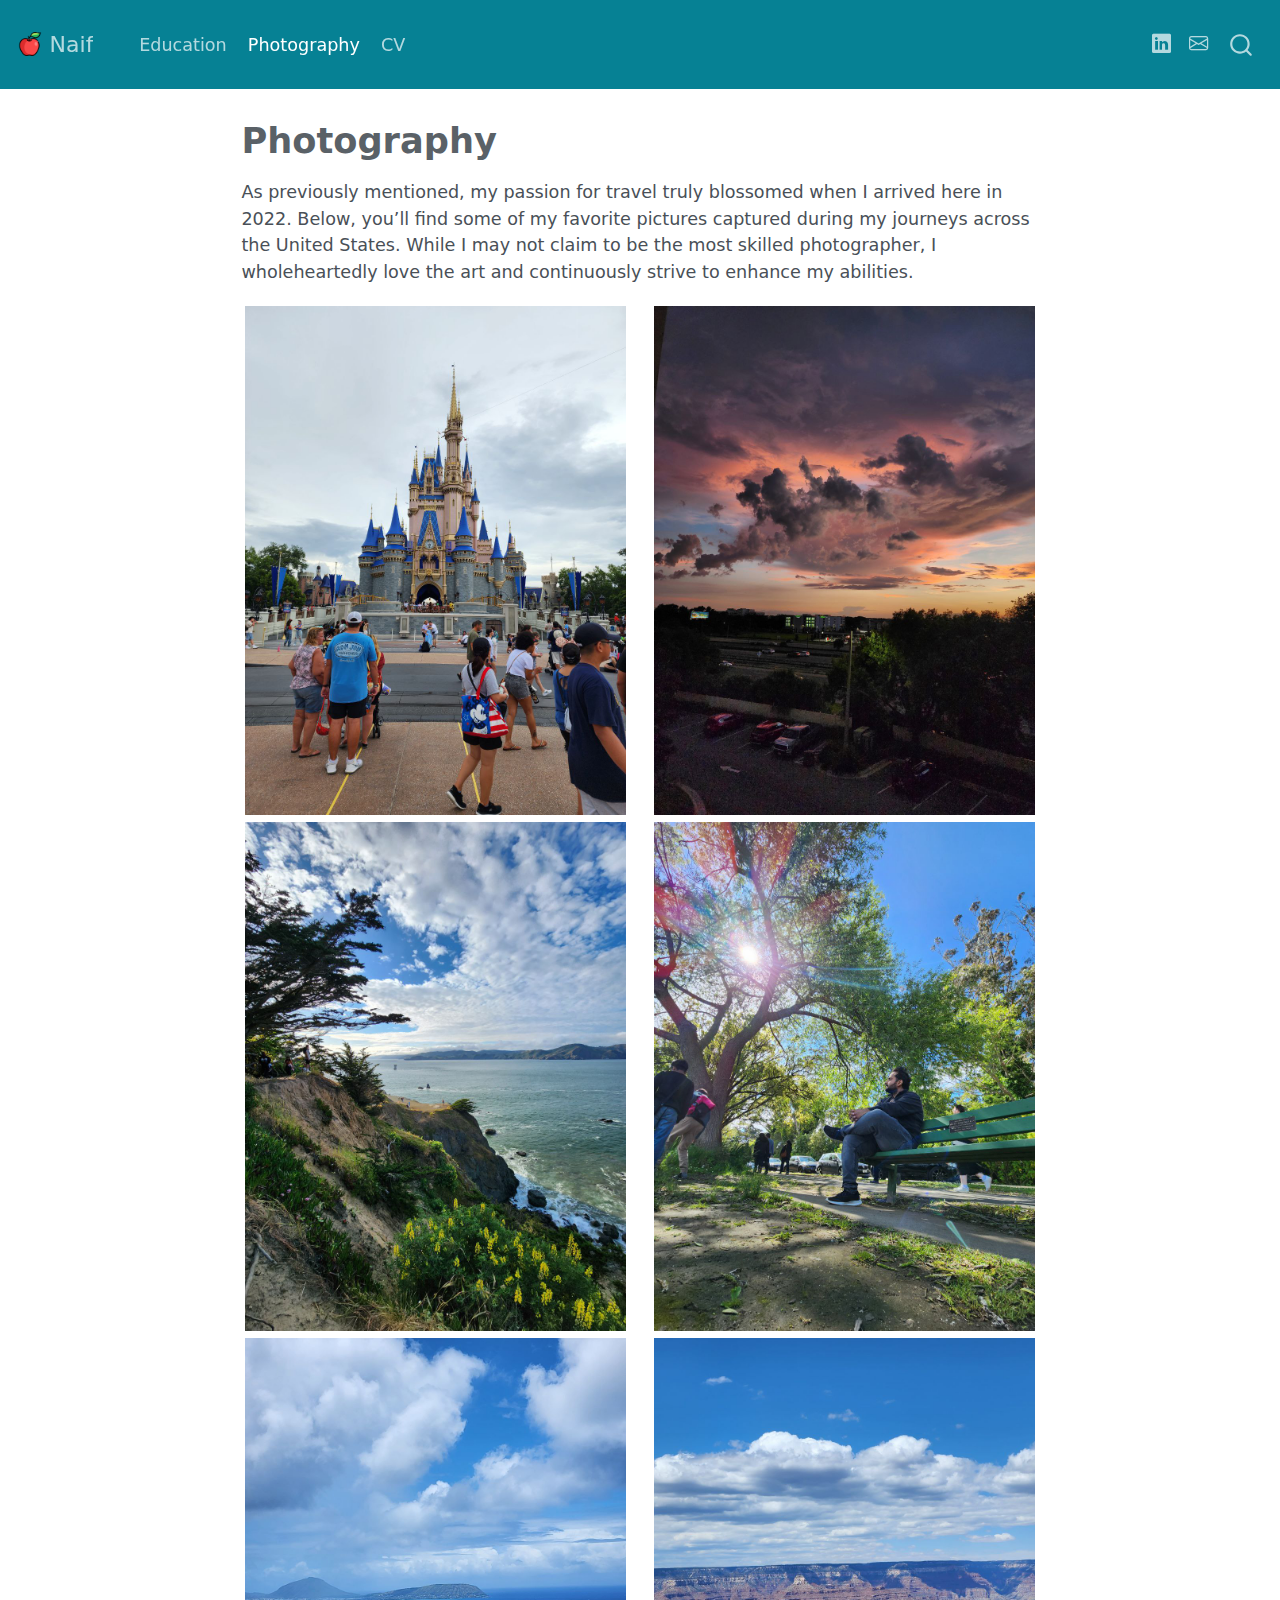
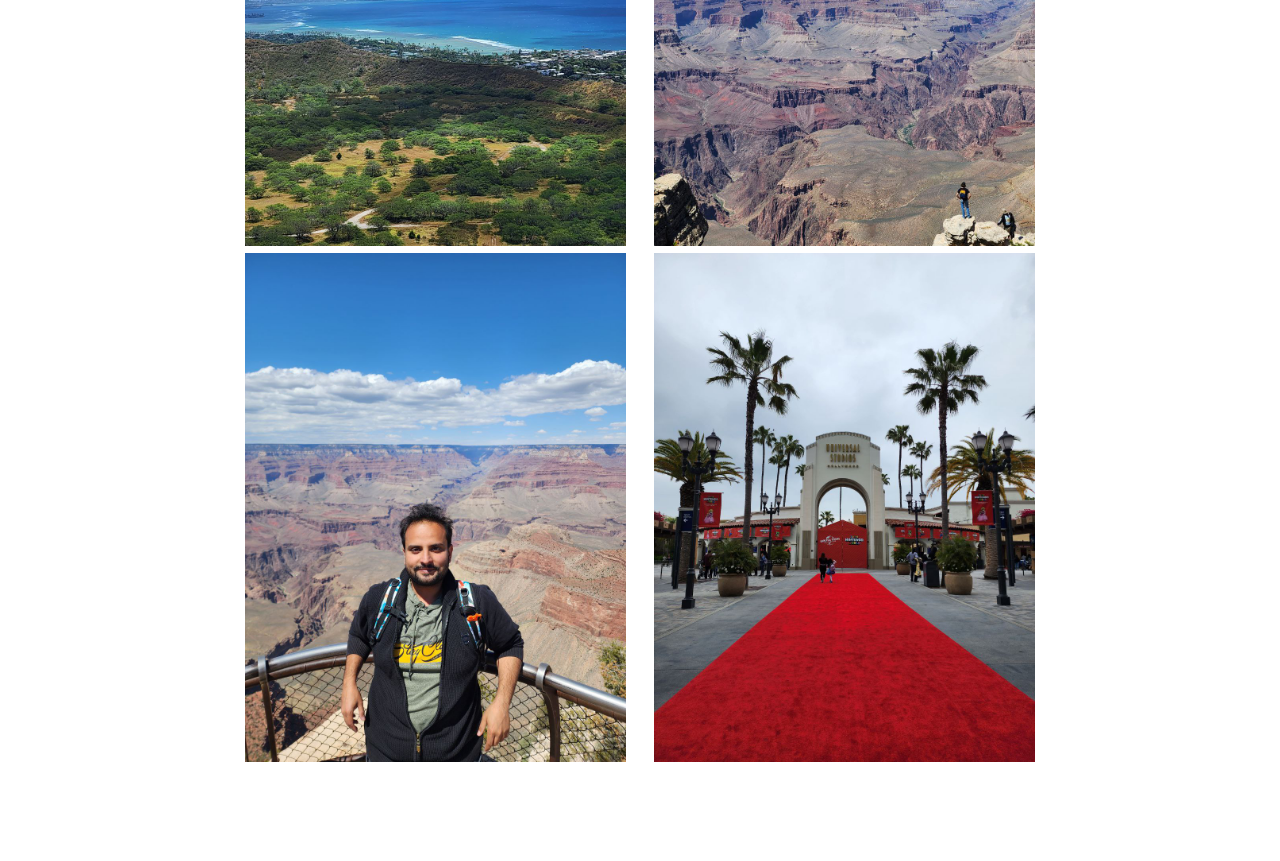
<file: docs/photography/index.html>
<!DOCTYPE html>
<html xmlns="http://www.w3.org/1999/xhtml" lang="en" xml:lang="en"><head>

<meta charset="utf-8">
<meta name="generator" content="quarto-1.3.450">

<meta name="viewport" content="width=device-width, initial-scale=1.0, user-scalable=yes">


<title>Naif - Photography</title>
<style>
code{white-space: pre-wrap;}
span.smallcaps{font-variant: small-caps;}
div.columns{display: flex; gap: min(4vw, 1.5em);}
div.column{flex: auto; overflow-x: auto;}
div.hanging-indent{margin-left: 1.5em; text-indent: -1.5em;}
ul.task-list{list-style: none;}
ul.task-list li input[type="checkbox"] {
  width: 0.8em;
  margin: 0 0.8em 0.2em -1em; /* quarto-specific, see https://github.com/quarto-dev/quarto-cli/issues/4556 */ 
  vertical-align: middle;
}
</style>


<script src="../site_libs/quarto-nav/quarto-nav.js"></script>
<script src="../site_libs/clipboard/clipboard.min.js"></script>
<script src="../site_libs/quarto-search/autocomplete.umd.js"></script>
<script src="../site_libs/quarto-search/fuse.min.js"></script>
<script src="../site_libs/quarto-search/quarto-search.js"></script>
<meta name="quarto:offset" content="../">
<link href="../img/apple.png" rel="icon" type="image/png">
<script src="../site_libs/quarto-html/quarto.js"></script>
<script src="../site_libs/quarto-html/popper.min.js"></script>
<script src="../site_libs/quarto-html/tippy.umd.min.js"></script>
<script src="../site_libs/quarto-html/anchor.min.js"></script>
<link href="../site_libs/quarto-html/tippy.css" rel="stylesheet">
<link href="../site_libs/quarto-html/quarto-syntax-highlighting.css" rel="stylesheet" id="quarto-text-highlighting-styles">
<script src="../site_libs/bootstrap/bootstrap.min.js"></script>
<link href="../site_libs/bootstrap/bootstrap-icons.css" rel="stylesheet">
<link href="../site_libs/bootstrap/bootstrap.min.css" rel="stylesheet" id="quarto-bootstrap" data-mode="light">
<script id="quarto-search-options" type="application/json">{
  "location": "navbar",
  "copy-button": false,
  "collapse-after": 3,
  "panel-placement": "end",
  "type": "overlay",
  "limit": 20,
  "language": {
    "search-no-results-text": "No results",
    "search-matching-documents-text": "matching documents",
    "search-copy-link-title": "Copy link to search",
    "search-hide-matches-text": "Hide additional matches",
    "search-more-match-text": "more match in this document",
    "search-more-matches-text": "more matches in this document",
    "search-clear-button-title": "Clear",
    "search-detached-cancel-button-title": "Cancel",
    "search-submit-button-title": "Submit",
    "search-label": "Search"
  }
}</script>


</head>

<body class="nav-fixed fullcontent">

<div id="quarto-search-results"></div>
  <header id="quarto-header" class="headroom fixed-top">
    <nav class="navbar navbar-expand-lg navbar-dark ">
      <div class="navbar-container container-fluid">
      <div class="navbar-brand-container">
    <a href="../index.html" class="navbar-brand navbar-brand-logo">
    <img src="../img/apple.png" alt="" class="navbar-logo">
    </a>
    <a class="navbar-brand" href="../index.html">
    <span class="navbar-title">Naif</span>
    </a>
  </div>
            <div id="quarto-search" class="" title="Search"></div>
          <button class="navbar-toggler" type="button" data-bs-toggle="collapse" data-bs-target="#navbarCollapse" aria-controls="navbarCollapse" aria-expanded="false" aria-label="Toggle navigation" onclick="if (window.quartoToggleHeadroom) { window.quartoToggleHeadroom(); }">
  <span class="navbar-toggler-icon"></span>
</button>
          <div class="collapse navbar-collapse" id="navbarCollapse">
            <ul class="navbar-nav navbar-nav-scroll me-auto">
  <li class="nav-item">
    <a class="nav-link" href="../Education/index.html" rel="" target="">
 <span class="menu-text">Education</span></a>
  </li>  
  <li class="nav-item">
    <a class="nav-link active" href="../photography/index.html" rel="" target="" aria-current="page">
 <span class="menu-text">Photography</span></a>
  </li>  
  <li class="nav-item">
    <a class="nav-link" href="../cv/index.html" rel="" target="">
 <span class="menu-text">CV</span></a>
  </li>  
</ul>
            <ul class="navbar-nav navbar-nav-scroll ms-auto">
  <li class="nav-item compact">
    <a class="nav-link" href="https://www.linkedin.com/in/naif-al-qahtani-10791617b/" rel="" target=""><i class="bi bi-linkedin" role="img">
</i> 
 <span class="menu-text"></span></a>
  </li>  
  <li class="nav-item compact">
    <a class="nav-link" href="../Dt.Naif@gmail.com" rel="" target=""><i class="bi bi-envelope" role="img" aria-label="email">
</i> 
 <span class="menu-text"></span></a>
  </li>  
</ul>
            <div class="quarto-navbar-tools">
</div>
          </div> <!-- /navcollapse -->
      </div> <!-- /container-fluid -->
    </nav>
</header>
<!-- content -->
<div id="quarto-content" class="quarto-container page-columns page-rows-contents page-layout-article page-navbar">
<!-- sidebar -->
<!-- margin-sidebar -->
    
<!-- main -->
<main class="content" id="quarto-document-content">

<header id="title-block-header" class="quarto-title-block default">
<div class="quarto-title">
<h1 class="title">Photography</h1>
</div>



<div class="quarto-title-meta">

    
  
    
  </div>
  

</header>

<p>As previously mentioned, my passion for travel truly blossomed when I arrived here in 2022. Below, you’ll find some of my favorite pictures captured during my journeys across the United States. While I may not claim to be the most skilled photographer, I wholeheartedly love the art and continuously strive to enhance my abilities.</p>
<div class="quarto-layout-panel">
<div class="quarto-layout-row quarto-layout-valign-top">
<div class="quarto-layout-cell" style="flex-basis: 50.0%;justify-content: center;">
<p><img src="1.jpg" class="img-fluid"></p>
</div>
<div class="quarto-layout-cell" style="flex-basis: 50.0%;justify-content: center;">
<p><img src="2.jpg" class="img-fluid"></p>
</div>
</div>
<div class="quarto-layout-row quarto-layout-valign-top">
<div class="quarto-layout-cell" style="flex-basis: 50.0%;justify-content: center;">
<p><img src="3.jpg" class="img-fluid"></p>
</div>
<div class="quarto-layout-cell" style="flex-basis: 50.0%;justify-content: center;">
<p><img src="4.jpg" class="img-fluid"></p>
</div>
</div>
<div class="quarto-layout-row quarto-layout-valign-top">
<div class="quarto-layout-cell" style="flex-basis: 50.0%;justify-content: center;">
<p><img src="5.jpg" class="img-fluid"></p>
</div>
<div class="quarto-layout-cell" style="flex-basis: 50.0%;justify-content: center;">
<p><img src="6.jpg" class="img-fluid"></p>
</div>
</div>
<div class="quarto-layout-row quarto-layout-valign-top">
<div class="quarto-layout-cell" style="flex-basis: 50.0%;justify-content: center;">
<p><img src="7.jpg" class="img-fluid"></p>
</div>
<div class="quarto-layout-cell" style="flex-basis: 50.0%;justify-content: center;">
<p><img src="8.jpg" class="img-fluid"></p>
</div>
</div>
</div>



</main> <!-- /main -->
<script id="quarto-html-after-body" type="application/javascript">
window.document.addEventListener("DOMContentLoaded", function (event) {
  const toggleBodyColorMode = (bsSheetEl) => {
    const mode = bsSheetEl.getAttribute("data-mode");
    const bodyEl = window.document.querySelector("body");
    if (mode === "dark") {
      bodyEl.classList.add("quarto-dark");
      bodyEl.classList.remove("quarto-light");
    } else {
      bodyEl.classList.add("quarto-light");
      bodyEl.classList.remove("quarto-dark");
    }
  }
  const toggleBodyColorPrimary = () => {
    const bsSheetEl = window.document.querySelector("link#quarto-bootstrap");
    if (bsSheetEl) {
      toggleBodyColorMode(bsSheetEl);
    }
  }
  toggleBodyColorPrimary();  
  const icon = "";
  const anchorJS = new window.AnchorJS();
  anchorJS.options = {
    placement: 'right',
    icon: icon
  };
  anchorJS.add('.anchored');
  const isCodeAnnotation = (el) => {
    for (const clz of el.classList) {
      if (clz.startsWith('code-annotation-')) {                     
        return true;
      }
    }
    return false;
  }
  const clipboard = new window.ClipboardJS('.code-copy-button', {
    text: function(trigger) {
      const codeEl = trigger.previousElementSibling.cloneNode(true);
      for (const childEl of codeEl.children) {
        if (isCodeAnnotation(childEl)) {
          childEl.remove();
        }
      }
      return codeEl.innerText;
    }
  });
  clipboard.on('success', function(e) {
    // button target
    const button = e.trigger;
    // don't keep focus
    button.blur();
    // flash "checked"
    button.classList.add('code-copy-button-checked');
    var currentTitle = button.getAttribute("title");
    button.setAttribute("title", "Copied!");
    let tooltip;
    if (window.bootstrap) {
      button.setAttribute("data-bs-toggle", "tooltip");
      button.setAttribute("data-bs-placement", "left");
      button.setAttribute("data-bs-title", "Copied!");
      tooltip = new bootstrap.Tooltip(button, 
        { trigger: "manual", 
          customClass: "code-copy-button-tooltip",
          offset: [0, -8]});
      tooltip.show();    
    }
    setTimeout(function() {
      if (tooltip) {
        tooltip.hide();
        button.removeAttribute("data-bs-title");
        button.removeAttribute("data-bs-toggle");
        button.removeAttribute("data-bs-placement");
      }
      button.setAttribute("title", currentTitle);
      button.classList.remove('code-copy-button-checked');
    }, 1000);
    // clear code selection
    e.clearSelection();
  });
  function tippyHover(el, contentFn) {
    const config = {
      allowHTML: true,
      content: contentFn,
      maxWidth: 500,
      delay: 100,
      arrow: false,
      appendTo: function(el) {
          return el.parentElement;
      },
      interactive: true,
      interactiveBorder: 10,
      theme: 'quarto',
      placement: 'bottom-start'
    };
    window.tippy(el, config); 
  }
  const noterefs = window.document.querySelectorAll('a[role="doc-noteref"]');
  for (var i=0; i<noterefs.length; i++) {
    const ref = noterefs[i];
    tippyHover(ref, function() {
      // use id or data attribute instead here
      let href = ref.getAttribute('data-footnote-href') || ref.getAttribute('href');
      try { href = new URL(href).hash; } catch {}
      const id = href.replace(/^#\/?/, "");
      const note = window.document.getElementById(id);
      return note.innerHTML;
    });
  }
      let selectedAnnoteEl;
      const selectorForAnnotation = ( cell, annotation) => {
        let cellAttr = 'data-code-cell="' + cell + '"';
        let lineAttr = 'data-code-annotation="' +  annotation + '"';
        const selector = 'span[' + cellAttr + '][' + lineAttr + ']';
        return selector;
      }
      const selectCodeLines = (annoteEl) => {
        const doc = window.document;
        const targetCell = annoteEl.getAttribute("data-target-cell");
        const targetAnnotation = annoteEl.getAttribute("data-target-annotation");
        const annoteSpan = window.document.querySelector(selectorForAnnotation(targetCell, targetAnnotation));
        const lines = annoteSpan.getAttribute("data-code-lines").split(",");
        const lineIds = lines.map((line) => {
          return targetCell + "-" + line;
        })
        let top = null;
        let height = null;
        let parent = null;
        if (lineIds.length > 0) {
            //compute the position of the single el (top and bottom and make a div)
            const el = window.document.getElementById(lineIds[0]);
            top = el.offsetTop;
            height = el.offsetHeight;
            parent = el.parentElement.parentElement;
          if (lineIds.length > 1) {
            const lastEl = window.document.getElementById(lineIds[lineIds.length - 1]);
            const bottom = lastEl.offsetTop + lastEl.offsetHeight;
            height = bottom - top;
          }
          if (top !== null && height !== null && parent !== null) {
            // cook up a div (if necessary) and position it 
            let div = window.document.getElementById("code-annotation-line-highlight");
            if (div === null) {
              div = window.document.createElement("div");
              div.setAttribute("id", "code-annotation-line-highlight");
              div.style.position = 'absolute';
              parent.appendChild(div);
            }
            div.style.top = top - 2 + "px";
            div.style.height = height + 4 + "px";
            let gutterDiv = window.document.getElementById("code-annotation-line-highlight-gutter");
            if (gutterDiv === null) {
              gutterDiv = window.document.createElement("div");
              gutterDiv.setAttribute("id", "code-annotation-line-highlight-gutter");
              gutterDiv.style.position = 'absolute';
              const codeCell = window.document.getElementById(targetCell);
              const gutter = codeCell.querySelector('.code-annotation-gutter');
              gutter.appendChild(gutterDiv);
            }
            gutterDiv.style.top = top - 2 + "px";
            gutterDiv.style.height = height + 4 + "px";
          }
          selectedAnnoteEl = annoteEl;
        }
      };
      const unselectCodeLines = () => {
        const elementsIds = ["code-annotation-line-highlight", "code-annotation-line-highlight-gutter"];
        elementsIds.forEach((elId) => {
          const div = window.document.getElementById(elId);
          if (div) {
            div.remove();
          }
        });
        selectedAnnoteEl = undefined;
      };
      // Attach click handler to the DT
      const annoteDls = window.document.querySelectorAll('dt[data-target-cell]');
      for (const annoteDlNode of annoteDls) {
        annoteDlNode.addEventListener('click', (event) => {
          const clickedEl = event.target;
          if (clickedEl !== selectedAnnoteEl) {
            unselectCodeLines();
            const activeEl = window.document.querySelector('dt[data-target-cell].code-annotation-active');
            if (activeEl) {
              activeEl.classList.remove('code-annotation-active');
            }
            selectCodeLines(clickedEl);
            clickedEl.classList.add('code-annotation-active');
          } else {
            // Unselect the line
            unselectCodeLines();
            clickedEl.classList.remove('code-annotation-active');
          }
        });
      }
  const findCites = (el) => {
    const parentEl = el.parentElement;
    if (parentEl) {
      const cites = parentEl.dataset.cites;
      if (cites) {
        return {
          el,
          cites: cites.split(' ')
        };
      } else {
        return findCites(el.parentElement)
      }
    } else {
      return undefined;
    }
  };
  var bibliorefs = window.document.querySelectorAll('a[role="doc-biblioref"]');
  for (var i=0; i<bibliorefs.length; i++) {
    const ref = bibliorefs[i];
    const citeInfo = findCites(ref);
    if (citeInfo) {
      tippyHover(citeInfo.el, function() {
        var popup = window.document.createElement('div');
        citeInfo.cites.forEach(function(cite) {
          var citeDiv = window.document.createElement('div');
          citeDiv.classList.add('hanging-indent');
          citeDiv.classList.add('csl-entry');
          var biblioDiv = window.document.getElementById('ref-' + cite);
          if (biblioDiv) {
            citeDiv.innerHTML = biblioDiv.innerHTML;
          }
          popup.appendChild(citeDiv);
        });
        return popup.innerHTML;
      });
    }
  }
});
</script>
</div> <!-- /content -->



</body></html>
</file>
<file: docs/site_libs/quarto-html/tippy.css>
.tippy-box[data-animation=fade][data-state=hidden]{opacity:0}[data-tippy-root]{max-width:calc(100vw - 10px)}.tippy-box{position:relative;background-color:#333;color:#fff;border-radius:4px;font-size:14px;line-height:1.4;white-space:normal;outline:0;transition-property:transform,visibility,opacity}.tippy-box[data-placement^=top]>.tippy-arrow{bottom:0}.tippy-box[data-placement^=top]>.tippy-arrow:before{bottom:-7px;left:0;border-width:8px 8px 0;border-top-color:initial;transform-origin:center top}.tippy-box[data-placement^=bottom]>.tippy-arrow{top:0}.tippy-box[data-placement^=bottom]>.tippy-arrow:before{top:-7px;left:0;border-width:0 8px 8px;border-bottom-color:initial;transform-origin:center bottom}.tippy-box[data-placement^=left]>.tippy-arrow{right:0}.tippy-box[data-placement^=left]>.tippy-arrow:before{border-width:8px 0 8px 8px;border-left-color:initial;right:-7px;transform-origin:center left}.tippy-box[data-placement^=right]>.tippy-arrow{left:0}.tippy-box[data-placement^=right]>.tippy-arrow:before{left:-7px;border-width:8px 8px 8px 0;border-right-color:initial;transform-origin:center right}.tippy-box[data-inertia][data-state=visible]{transition-timing-function:cubic-bezier(.54,1.5,.38,1.11)}.tippy-arrow{width:16px;height:16px;color:#333}.tippy-arrow:before{content:"";position:absolute;border-color:transparent;border-style:solid}.tippy-content{position:relative;padding:5px 9px;z-index:1}
</file>
<file: docs/site_libs/quarto-html/quarto-syntax-highlighting.css>
/* quarto syntax highlight colors */
:root {
  --quarto-hl-ot-color: #003B4F;
  --quarto-hl-at-color: #657422;
  --quarto-hl-ss-color: #20794D;
  --quarto-hl-an-color: #5E5E5E;
  --quarto-hl-fu-color: #4758AB;
  --quarto-hl-st-color: #20794D;
  --quarto-hl-cf-color: #003B4F;
  --quarto-hl-op-color: #5E5E5E;
  --quarto-hl-er-color: #AD0000;
  --quarto-hl-bn-color: #AD0000;
  --quarto-hl-al-color: #AD0000;
  --quarto-hl-va-color: #111111;
  --quarto-hl-bu-color: inherit;
  --quarto-hl-ex-color: inherit;
  --quarto-hl-pp-color: #AD0000;
  --quarto-hl-in-color: #5E5E5E;
  --quarto-hl-vs-color: #20794D;
  --quarto-hl-wa-color: #5E5E5E;
  --quarto-hl-do-color: #5E5E5E;
  --quarto-hl-im-color: #00769E;
  --quarto-hl-ch-color: #20794D;
  --quarto-hl-dt-color: #AD0000;
  --quarto-hl-fl-color: #AD0000;
  --quarto-hl-co-color: #5E5E5E;
  --quarto-hl-cv-color: #5E5E5E;
  --quarto-hl-cn-color: #8f5902;
  --quarto-hl-sc-color: #5E5E5E;
  --quarto-hl-dv-color: #AD0000;
  --quarto-hl-kw-color: #003B4F;
}

/* other quarto variables */
:root {
  --quarto-font-monospace: SFMono-Regular, Menlo, Monaco, Consolas, "Liberation Mono", "Courier New", monospace;
}

pre > code.sourceCode > span {
  color: #003B4F;
}

code span {
  color: #003B4F;
}

code.sourceCode > span {
  color: #003B4F;
}

div.sourceCode,
div.sourceCode pre.sourceCode {
  color: #003B4F;
}

code span.ot {
  color: #003B4F;
  font-style: inherit;
}

code span.at {
  color: #657422;
  font-style: inherit;
}

code span.ss {
  color: #20794D;
  font-style: inherit;
}

code span.an {
  color: #5E5E5E;
  font-style: inherit;
}

code span.fu {
  color: #4758AB;
  font-style: inherit;
}

code span.st {
  color: #20794D;
  font-style: inherit;
}

code span.cf {
  color: #003B4F;
  font-style: inherit;
}

code span.op {
  color: #5E5E5E;
  font-style: inherit;
}

code span.er {
  color: #AD0000;
  font-style: inherit;
}

code span.bn {
  color: #AD0000;
  font-style: inherit;
}

code span.al {
  color: #AD0000;
  font-style: inherit;
}

code span.va {
  color: #111111;
  font-style: inherit;
}

code span.bu {
  font-style: inherit;
}

code span.ex {
  font-style: inherit;
}

code span.pp {
  color: #AD0000;
  font-style: inherit;
}

code span.in {
  color: #5E5E5E;
  font-style: inherit;
}

code span.vs {
  color: #20794D;
  font-style: inherit;
}

code span.wa {
  color: #5E5E5E;
  font-style: italic;
}

code span.do {
  color: #5E5E5E;
  font-style: italic;
}

code span.im {
  color: #00769E;
  font-style: inherit;
}

code span.ch {
  color: #20794D;
  font-style: inherit;
}

code span.dt {
  color: #AD0000;
  font-style: inherit;
}

code span.fl {
  color: #AD0000;
  font-style: inherit;
}

code span.co {
  color: #5E5E5E;
  font-style: inherit;
}

code span.cv {
  color: #5E5E5E;
  font-style: italic;
}

code span.cn {
  color: #8f5902;
  font-style: inherit;
}

code span.sc {
  color: #5E5E5E;
  font-style: inherit;
}

code span.dv {
  color: #AD0000;
  font-style: inherit;
}

code span.kw {
  color: #003B4F;
  font-style: inherit;
}

.prevent-inlining {
  content: "</";
}

/*# sourceMappingURL=debc5d5d77c3f9108843748ff7464032.css.map */
</file>
